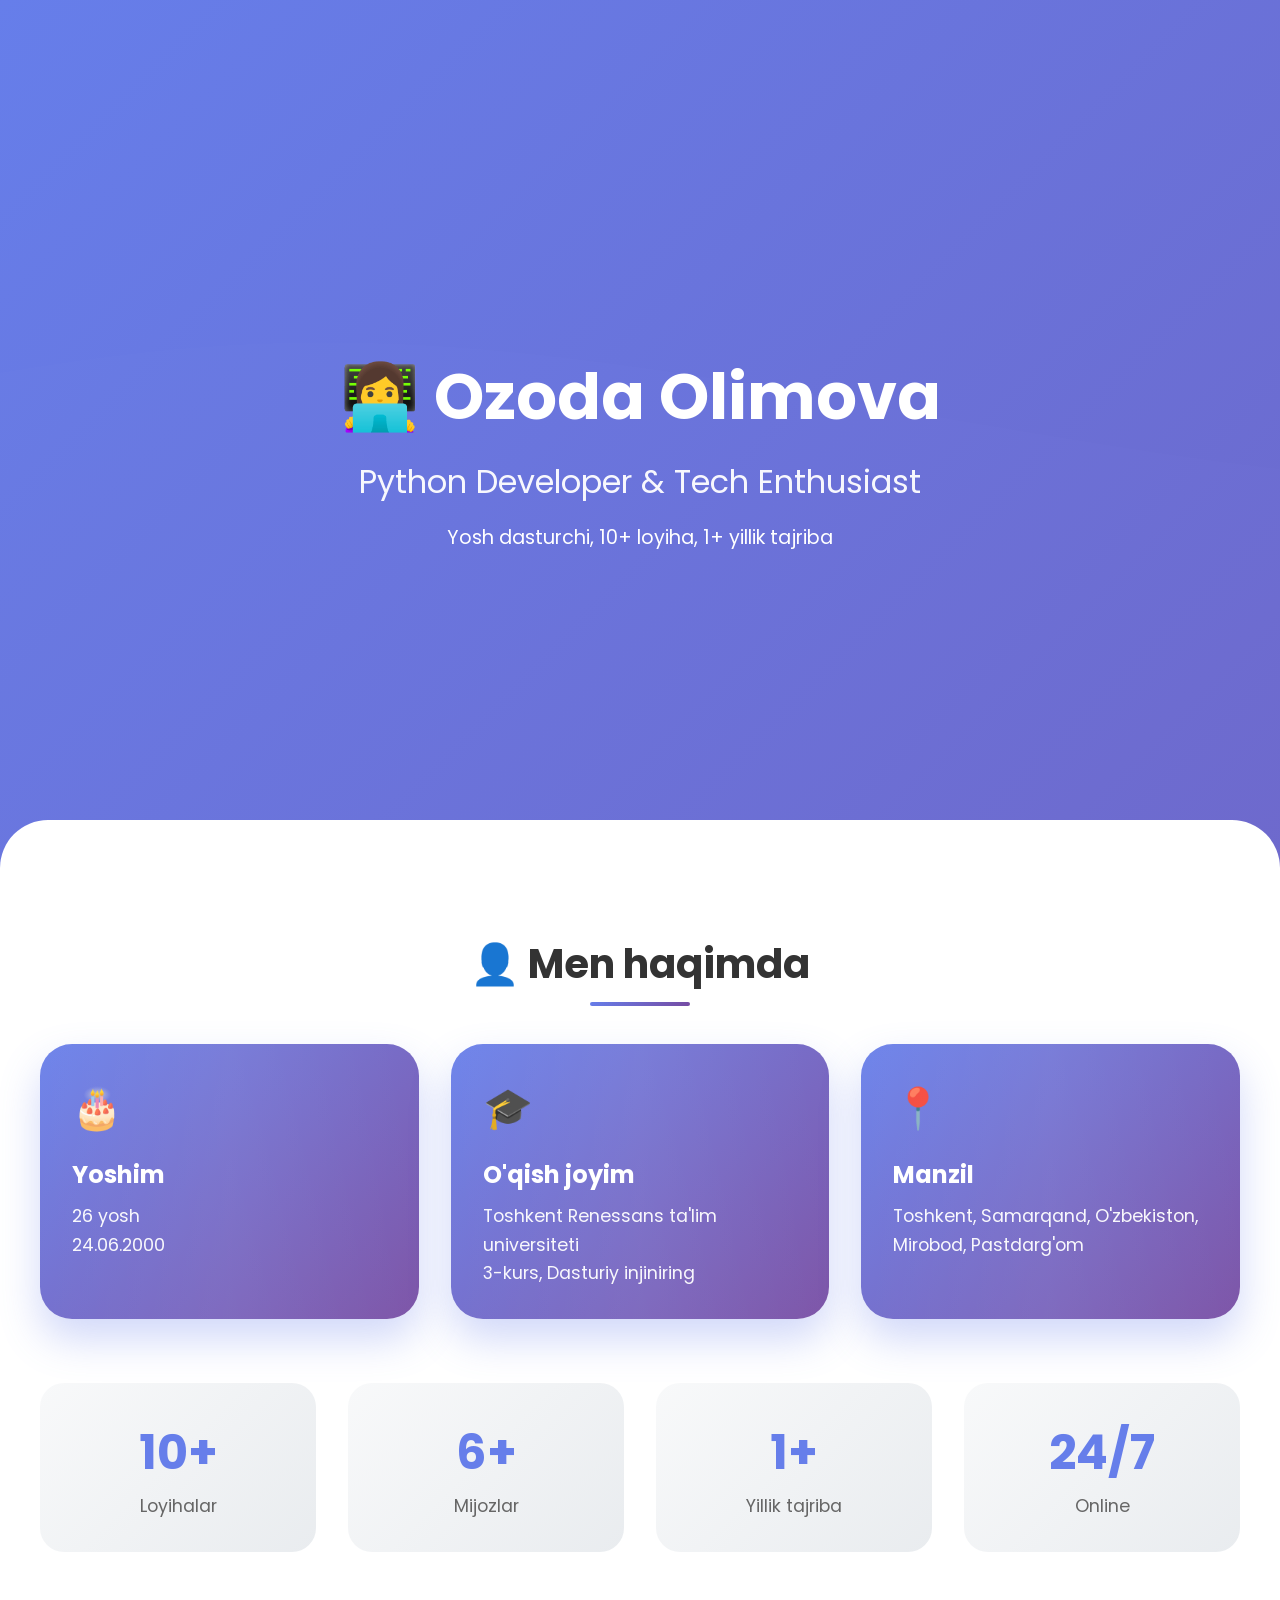
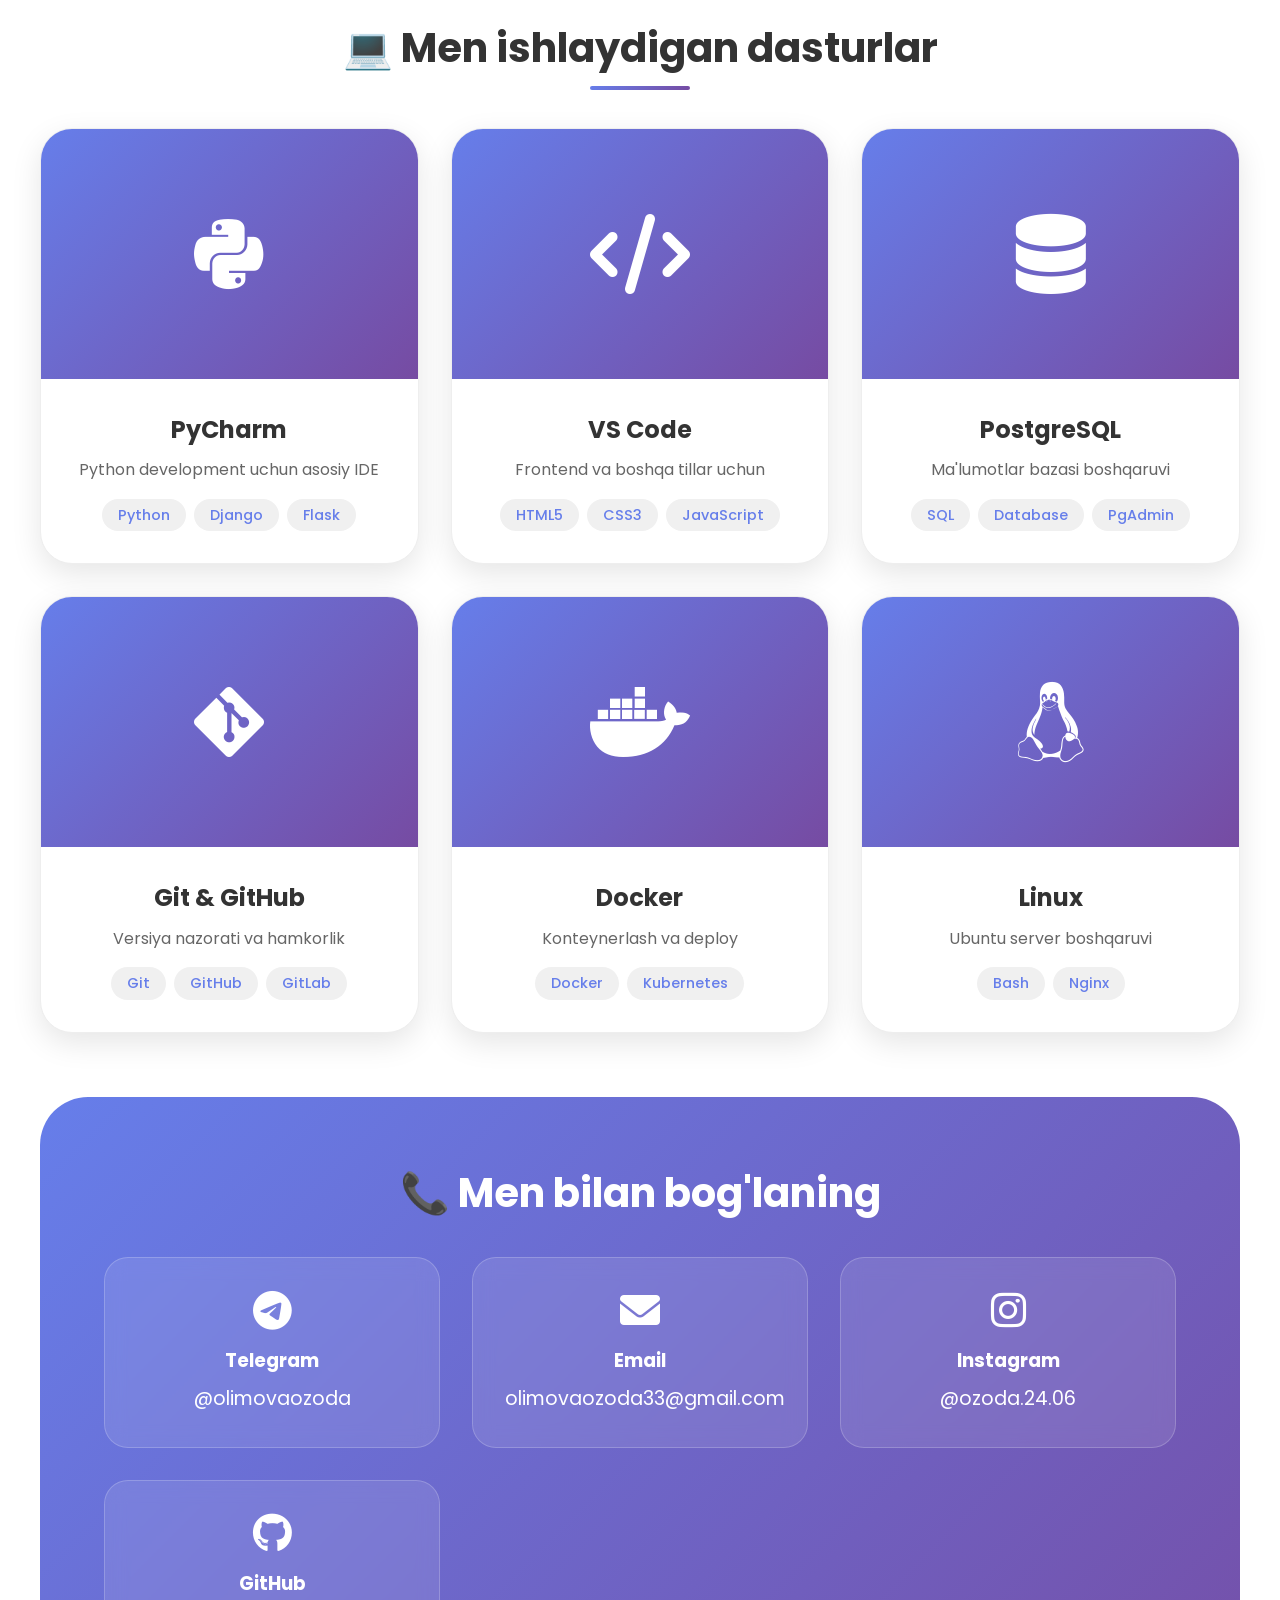
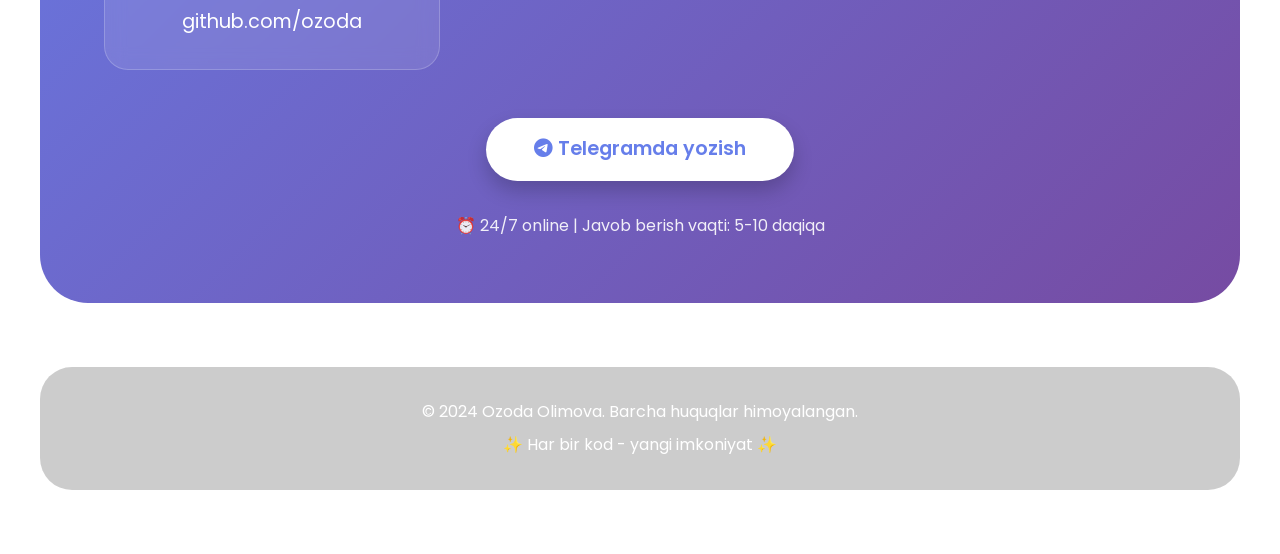
<file: index.html>
<!DOCTYPE html>
<html lang="uz">
<head>
    <meta charset="UTF-8">
    <meta name="viewport" content="width=device-width, initial-scale=1.0">
    <title>Ozoda Olimova | Python Developer Portfolio</title>
    <link rel="preconnect" href="https://fonts.googleapis.com">
    <link rel="preconnect" href="https://fonts.gstatic.com" crossorigin>
    <link href="https://fonts.googleapis.com/css2?family=Poppins:wght@300;400;500;600;700&display=swap" rel="stylesheet">
    <link rel="stylesheet" href="https://cdnjs.cloudflare.com/ajax/libs/font-awesome/6.0.0-beta3/css/all.min.css">
    <style>
        * {
            margin: 0;
            padding: 0;
            box-sizing: border-box;
        }

        body {
            font-family: 'Poppins', sans-serif;
            background: linear-gradient(135deg, #667eea 0%, #764ba2 100%);
            color: #333;
            line-height: 1.6;
        }

        /* Header qismi - katta va chiroyli */
        .hero {
            height: 100vh;
            display: flex;
            align-items: center;
            justify-content: center;
            position: relative;
            overflow: hidden;
        }

        .hero::before {
            content: '';
            position: absolute;
            top: 0;
            left: 0;
            width: 100%;
            height: 100%;
            background: url('data:image/svg+xml,<svg xmlns="http://www.w3.org/2000/svg" viewBox="0 0 1440 320"><path fill="%23ffffff" fill-opacity="0.1" d="M0,96L48,112C96,128,192,160,288,160C384,160,480,128,576,122.7C672,117,768,139,864,154.7C960,171,1056,181,1152,165.3C1248,149,1344,107,1392,85.3L1440,64L1440,320L1392,320C1344,320,1248,320,1152,320C1056,320,960,320,864,320C768,320,672,320,576,320C480,320,384,320,288,320C192,320,96,320,48,320L0,320Z"></path></svg>');
            background-repeat: no-repeat;
            background-position: bottom;
            background-size: cover;
            opacity: 0.1;
        }

        .hero-content {
            text-align: center;
            color: white;
            z-index: 1;
            padding: 2rem;
        }

        .hero h1 {
            font-size: 4rem;
            font-weight: 700;
            margin-bottom: 0.5rem;
            animation: fadeInDown 1s ease;
        }

        .hero h2 {
            font-size: 2rem;
            font-weight: 400;
            margin-bottom: 1rem;
            opacity: 0.95;
            animation: fadeInUp 1s ease;
        }

        .hero p {
            font-size: 1.2rem;
            max-width: 600px;
            margin: 0 auto;
            animation: fadeIn 1.5s ease;
        }

        /* Animatsiyalar */
        @keyframes fadeInDown {
            from {
                opacity: 0;
                transform: translateY(-50px);
            }
            to {
                opacity: 1;
                transform: translateY(0);
            }
        }

        @keyframes fadeInUp {
            from {
                opacity: 0;
                transform: translateY(50px);
            }
            to {
                opacity: 1;
                transform: translateY(0);
            }
        }

        @keyframes fadeIn {
            from {
                opacity: 0;
            }
            to {
                opacity: 1;
            }
        }

        /* Asosiy kontent */
        .main-content {
            background: white;
            border-radius: 3rem 3rem 0 0;
            margin-top: -5rem;
            padding: 4rem 2rem;
            position: relative;
            z-index: 2;
        }

        .container {
            max-width: 1200px;
            margin: 0 auto;
        }

        /* Shaxsiy ma'lumotlar */
        .personal-info {
            display: grid;
            grid-template-columns: repeat(auto-fit, minmax(300px, 1fr));
            gap: 2rem;
            margin-bottom: 4rem;
        }

        .info-card {
            background: linear-gradient(135deg, #667eea 0%, #764ba2 100%);
            color: white;
            padding: 2rem;
            border-radius: 2rem;
            box-shadow: 0 20px 40px rgba(102, 126, 234, 0.3);
            transition: all 0.3s;
            position: relative;
            overflow: hidden;
        }

        .info-card::before {
            content: '';
            position: absolute;
            top: -50%;
            left: -50%;
            width: 200%;
            height: 200%;
            background: linear-gradient(45deg, transparent, rgba(255,255,255,0.1), transparent);
            transform: rotate(45deg);
            animation: shine 3s infinite;
        }

        @keyframes shine {
            0% {
                transform: translateX(-100%) translateY(-100%) rotate(45deg);
            }
            100% {
                transform: translateX(100%) translateY(100%) rotate(45deg);
            }
        }

        .info-card:hover {
            transform: translateY(-10px);
            box-shadow: 0 30px 60px rgba(102, 126, 234, 0.4);
        }

        .info-icon {
            font-size: 2.5rem;
            margin-bottom: 1rem;
        }

        .info-card h3 {
            font-size: 1.5rem;
            margin-bottom: 0.5rem;
        }

        .info-card p {
            font-size: 1.1rem;
            opacity: 0.95;
        }

        /* Kompyuterlar grid */
        .section-title {
            text-align: center;
            font-size: 2.5rem;
            margin: 3rem 0;
            color: #333;
            position: relative;
        }

        .section-title::after {
            content: '';
            position: absolute;
            bottom: -10px;
            left: 50%;
            transform: translateX(-50%);
            width: 100px;
            height: 4px;
            background: linear-gradient(135deg, #667eea 0%, #764ba2 100%);
            border-radius: 2px;
        }

        .computers-grid {
            display: grid;
            grid-template-columns: repeat(auto-fit, minmax(350px, 1fr));
            gap: 2rem;
            margin-bottom: 4rem;
        }

        .computer-card {
            background: white;
            border-radius: 2rem;
            overflow: hidden;
            box-shadow: 0 10px 30px rgba(0,0,0,0.1);
            transition: all 0.3s;
            border: 1px solid #eee;
        }

        .computer-card:hover {
            transform: translateY(-15px);
            box-shadow: 0 30px 50px rgba(102, 126, 234, 0.3);
            border-color: #667eea;
        }

        .computer-image {
            width: 100%;
            height: 250px;
            background: linear-gradient(135deg, #667eea 0%, #764ba2 100%);
            display: flex;
            align-items: center;
            justify-content: center;
            font-size: 5rem;
            color: white;
            position: relative;
            overflow: hidden;
        }

        .computer-image img {
            width: 100%;
            height: 100%;
            object-fit: cover;
        }

        .computer-info {
            padding: 2rem;
            text-align: center;
        }

        .computer-info h3 {
            font-size: 1.5rem;
            margin-bottom: 0.5rem;
            color: #333;
        }

        .computer-info p {
            color: #666;
            margin-bottom: 1rem;
        }

        .tech-stack {
            display: flex;
            flex-wrap: wrap;
            gap: 0.5rem;
            justify-content: center;
        }

        .tech-badge {
            background: #f0f0f0;
            color: #667eea;
            padding: 0.3rem 1rem;
            border-radius: 2rem;
            font-size: 0.9rem;
            font-weight: 500;
        }

        /* Statistika */
        .stats {
            display: grid;
            grid-template-columns: repeat(auto-fit, minmax(200px, 1fr));
            gap: 2rem;
            margin: 4rem 0;
        }

        .stat-item {
            text-align: center;
            padding: 2rem;
            background: linear-gradient(135deg, #f8f9fa 0%, #e9ecef 100%);
            border-radius: 1.5rem;
            transition: all 0.3s;
        }

        .stat-item:hover {
            transform: scale(1.05);
            background: linear-gradient(135deg, #667eea 0%, #764ba2 100%);
            color: white;
        }

        .stat-number {
            font-size: 3rem;
            font-weight: 700;
            color: #667eea;
        }

        .stat-item:hover .stat-number {
            color: white;
        }

        .stat-label {
            font-size: 1.1rem;
            color: #666;
        }

        .stat-item:hover .stat-label {
            color: white;
        }

        /* Kontakt bo'limi */
        .contact-section {
            background: linear-gradient(135deg, #667eea 0%, #764ba2 100%);
            border-radius: 3rem;
            padding: 4rem;
            margin: 4rem 0;
            color: white;
            text-align: center;
        }

        .contact-title {
            font-size: 2.5rem;
            margin-bottom: 2rem;
        }

        .contact-grid {
            display: grid;
            grid-template-columns: repeat(auto-fit, minmax(250px, 1fr));
            gap: 2rem;
            margin-bottom: 3rem;
        }

        .contact-card {
            background: rgba(255,255,255,0.1);
            padding: 2rem;
            border-radius: 1.5rem;
            backdrop-filter: blur(10px);
            transition: all 0.3s;
            border: 1px solid rgba(255,255,255,0.2);
        }

        .contact-card:hover {
            transform: translateY(-10px);
            background: rgba(255,255,255,0.2);
            border-color: white;
        }

        .contact-card i {
            font-size: 2.5rem;
            margin-bottom: 1rem;
        }

        .contact-card a {
            color: white;
            text-decoration: none;
            font-size: 1.2rem;
            display: block;
            margin-top: 0.5rem;
        }

        .contact-card a:hover {
            text-decoration: underline;
        }

        .contact-button {
            display: inline-block;
            background: white;
            color: #667eea;
            padding: 1rem 3rem;
            border-radius: 3rem;
            text-decoration: none;
            font-size: 1.2rem;
            font-weight: 600;
            transition: all 0.3s;
            box-shadow: 0 10px 20px rgba(0,0,0,0.2);
        }

        .contact-button:hover {
            transform: scale(1.05);
            box-shadow: 0 15px 30px rgba(0,0,0,0.3);
        }

        /* Footer */
        .footer {
            text-align: center;
            padding: 2rem;
            color: white;
            background: rgba(0,0,0,0.2);
            border-radius: 2rem;
            margin-top: 2rem;
        }

        /* Responsive */
        @media (max-width: 768px) {
            .hero h1 {
                font-size: 2.5rem;
            }
            .hero h2 {
                font-size: 1.5rem;
            }
            .section-title {
                font-size: 2rem;
            }
            .computers-grid {
                grid-template-columns: 1fr;
            }
            .contact-section {
                padding: 2rem;
            }
        }
    </style>
</head>
<body>
    <!-- Hero Section - Katta kirish qismi -->
    <section class="hero">
        <div class="hero-content">
            <h1>👩‍💻 Ozoda Olimova</h1>
            <h2>Python Developer & Tech Enthusiast</h2>
            <p>Yosh dasturchi, 10+ loyiha, 1+ yillik tajriba</p>
        </div>
    </section>

    <div class="main-content">
        <div class="container">
            <!-- Shaxsiy ma'lumotlar -->
            <h2 class="section-title">👤 Men haqimda</h2>
            <div class="personal-info">
                <div class="info-card">
                    <div class="info-icon">🎂</div>
                    <h3>Yoshim</h3>
                    <p>26 yosh</p>
                    <p>24.06.2000</p>
                </div>
                <div class="info-card">
                    <div class="info-icon">🎓</div>
                    <h3>O'qish joyim</h3>
                    <p>Toshkent Renessans ta'lim universiteti</p>
                    <p>3-kurs, Dasturiy injiniring</p>
                </div>
                <div class="info-card">
                    <div class="info-icon">📍</div>
                    <h3>Manzil</h3>
                    <p>Toshkent,  Samarqand,  O'zbekiston,</p>
                    <p>Mirobod, Pastdarg'om</p>
                </div>
            </div>

            <!-- Statistika -->
            <div class="stats">
                <div class="stat-item">
                    <div class="stat-number">10+</div>
                    <div class="stat-label">Loyihalar</div>
                </div>
                <div class="stat-item">
                    <div class="stat-number">6+</div>
                    <div class="stat-label">Mijozlar</div>
                </div>
                <div class="stat-item">
                    <div class="stat-number">1+</div>
                    <div class="stat-label">Yillik tajriba</div>
                </div>
                <div class="stat-item">
                    <div class="stat-number">24/7</div>
                    <div class="stat-label">Online</div>
                </div>
            </div>

            <!-- Kompyuterlar va dasturlar -->
            <h2 class="section-title">💻 Men ishlaydigan dasturlar</h2>
            <div class="computers-grid">
                <!-- PyCharm -->
                <div class="computer-card">
                    <div class="computer-image">
                        <i class="fab fa-python"></i>
                    </div>
                    <div class="computer-info">
                        <h3>PyCharm</h3>
                        <p>Python development uchun asosiy IDE</p>
                        <div class="tech-stack">
                            <span class="tech-badge">Python</span>
                            <span class="tech-badge">Django</span>
                            <span class="tech-badge">Flask</span>
                        </div>
                    </div>
                </div>

                <!-- VS Code -->
                <div class="computer-card">
                    <div class="computer-image">
                        <i class="fas fa-code"></i>
                    </div>
                    <div class="computer-info">
                        <h3>VS Code</h3>
                        <p>Frontend va boshqa tillar uchun</p>
                        <div class="tech-stack">
                            <span class="tech-badge">HTML5</span>
                            <span class="tech-badge">CSS3</span>
                            <span class="tech-badge">JavaScript</span>
                        </div>
                    </div>
                </div>

                <!-- PostgreSQL -->
                <div class="computer-card">
                    <div class="computer-image">
                        <i class="fas fa-database"></i>
                    </div>
                    <div class="computer-info">
                        <h3>PostgreSQL</h3>
                        <p>Ma'lumotlar bazasi boshqaruvi</p>
                        <div class="tech-stack">
                            <span class="tech-badge">SQL</span>
                            <span class="tech-badge">Database</span>
                            <span class="tech-badge">PgAdmin</span>
                        </div>
                    </div>
                </div>

                <!-- Git -->
                <div class="computer-card">
                    <div class="computer-image">
                        <i class="fab fa-git-alt"></i>
                    </div>
                    <div class="computer-info">
                        <h3>Git & GitHub</h3>
                        <p>Versiya nazorati va hamkorlik</p>
                        <div class="tech-stack">
                            <span class="tech-badge">Git</span>
                            <span class="tech-badge">GitHub</span>
                            <span class="tech-badge">GitLab</span>
                        </div>
                    </div>
                </div>

                <!-- Docker -->
                <div class="computer-card">
                    <div class="computer-image">
                        <i class="fab fa-docker"></i>
                    </div>
                    <div class="computer-info">
                        <h3>Docker</h3>
                        <p>Konteynerlash va deploy</p>
                        <div class="tech-stack">
                            <span class="tech-badge">Docker</span>
                            <span class="tech-badge">Kubernetes</span>
                        </div>
                    </div>
                </div>

                <!-- Linux -->
                <div class="computer-card">
                    <div class="computer-image">
                        <i class="fab fa-linux"></i>
                    </div>
                    <div class="computer-info">
                        <h3>Linux</h3>
                        <p>Ubuntu server boshqaruvi</p>
                        <div class="tech-stack">
                            <span class="tech-badge">Bash</span>
                            <span class="tech-badge">Nginx</span>
                        </div>
                    </div>
                </div>
            </div>

            <!-- Kontakt bo'limi -->
            <section class="contact-section">
                <h2 class="contact-title">📞 Men bilan bog'laning</h2>
                <div class="contact-grid">
                    <div class="contact-card">
                        <i class="fab fa-telegram-plane"></i>
                        <h3>Telegram</h3>
                        <a href="https://t.me/olimovaozoda" target="_blank">@olimovaozoda</a>
                    </div>
                    <div class="contact-card">
                        <i class="fas fa-envelope"></i>
                        <h3>Email</h3>
                        <a href="mailto:olimovaozoda33@gmail.com">olimovaozoda33@gmail.com</a>
                    </div>
                    <div class="contact-card">
                        <i class="fab fa-instagram"></i>
                        <h3>Instagram</h3>
                        <a href="https://instagram.com/ozoda.24.06" target="_blank">@ozoda.24.06</a>
                    </div>
                    <div class="contact-card">
                        <i class="fab fa-github"></i>
                        <h3>GitHub</h3>
                        <a href="#" target="_blank">github.com/ozoda</a>
                    </div>
                </div>
                <a href="https://t.me/olimovaozoda" class="contact-button" target="_blank">
                    <i class="fab fa-telegram"></i> Telegramda yozish
                </a>
                <p style="margin-top: 2rem; opacity: 0.9;">
                    ⏰ 24/7 online | Javob berish vaqti: 5-10 daqiqa
                </p>
            </section>

            <!-- Footer -->
            <div class="footer">
                <p>© 2024 Ozoda Olimova. Barcha huquqlar himoyalangan.</p>
                <p style="margin-top: 0.5rem;">✨ Har bir kod - yangi imkoniyat ✨</p>
            </div>
        </div>
    </div>
</body>
</html>
</file>
